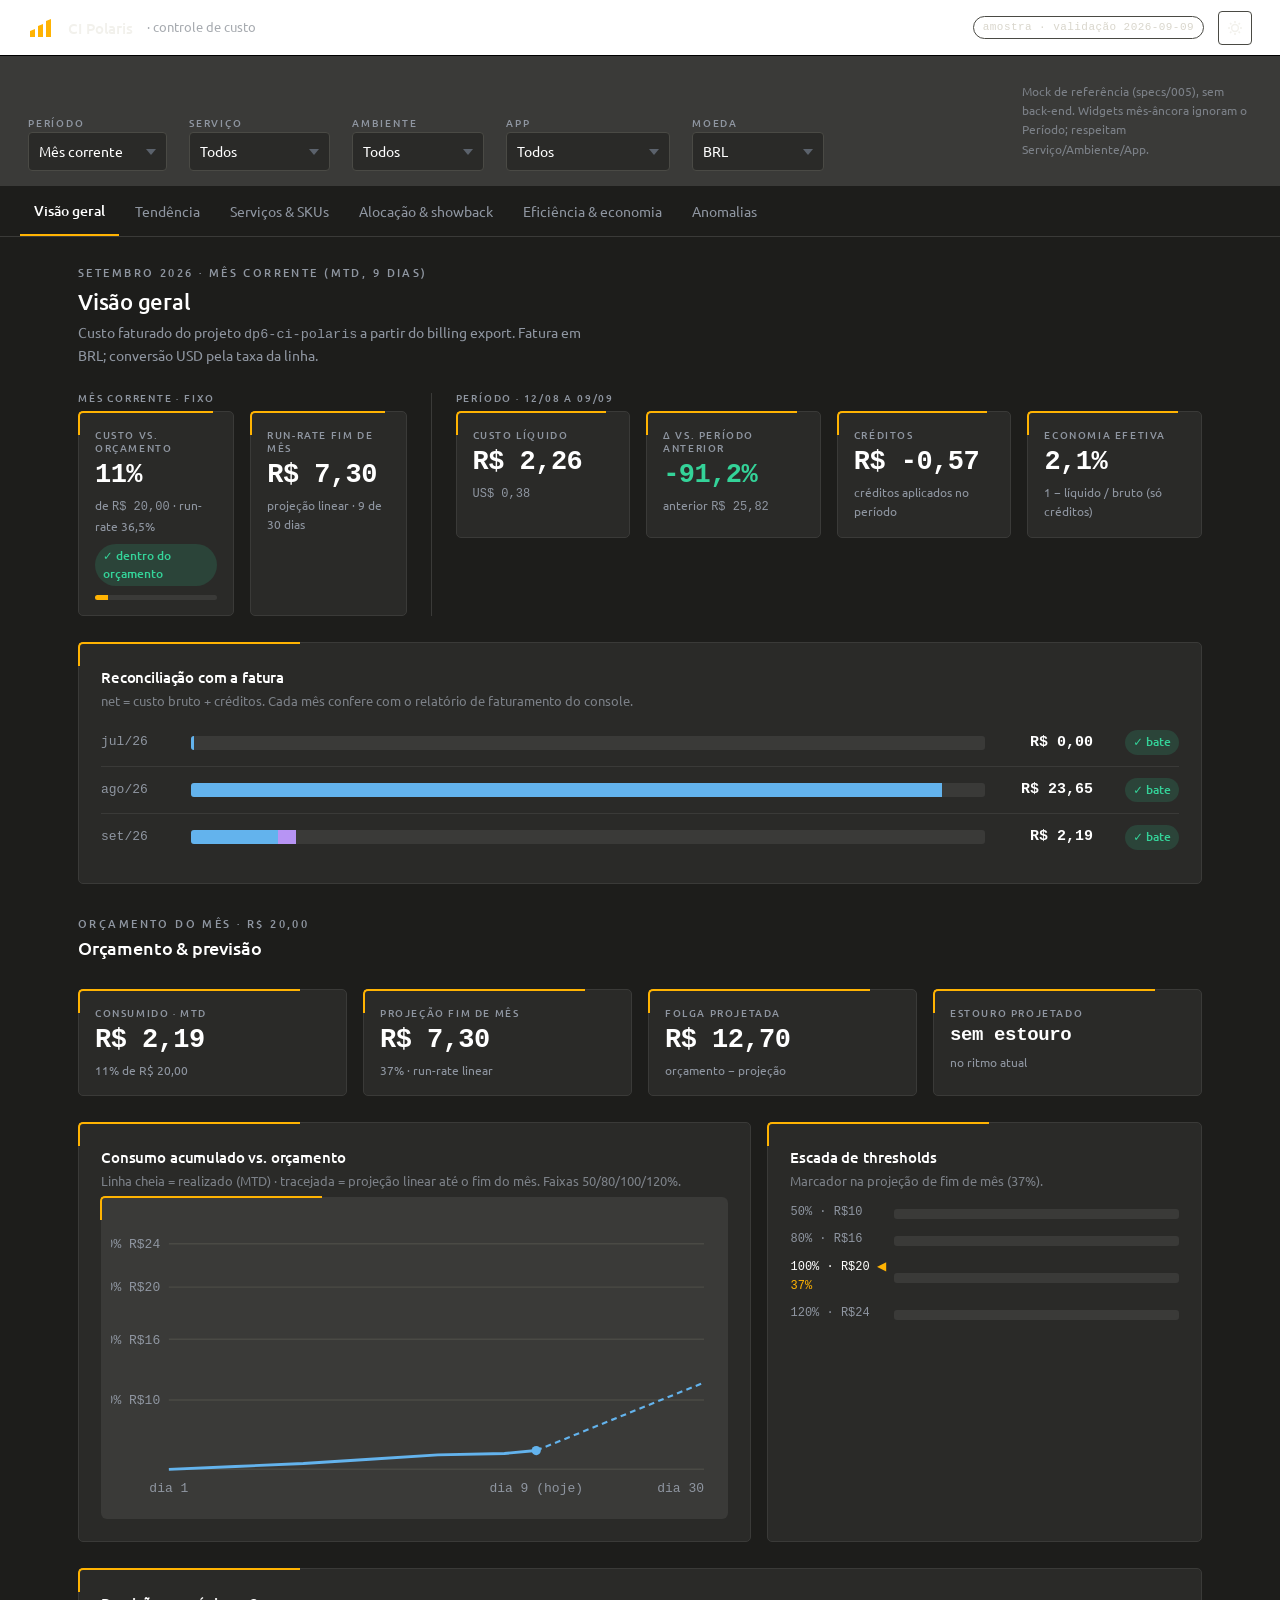
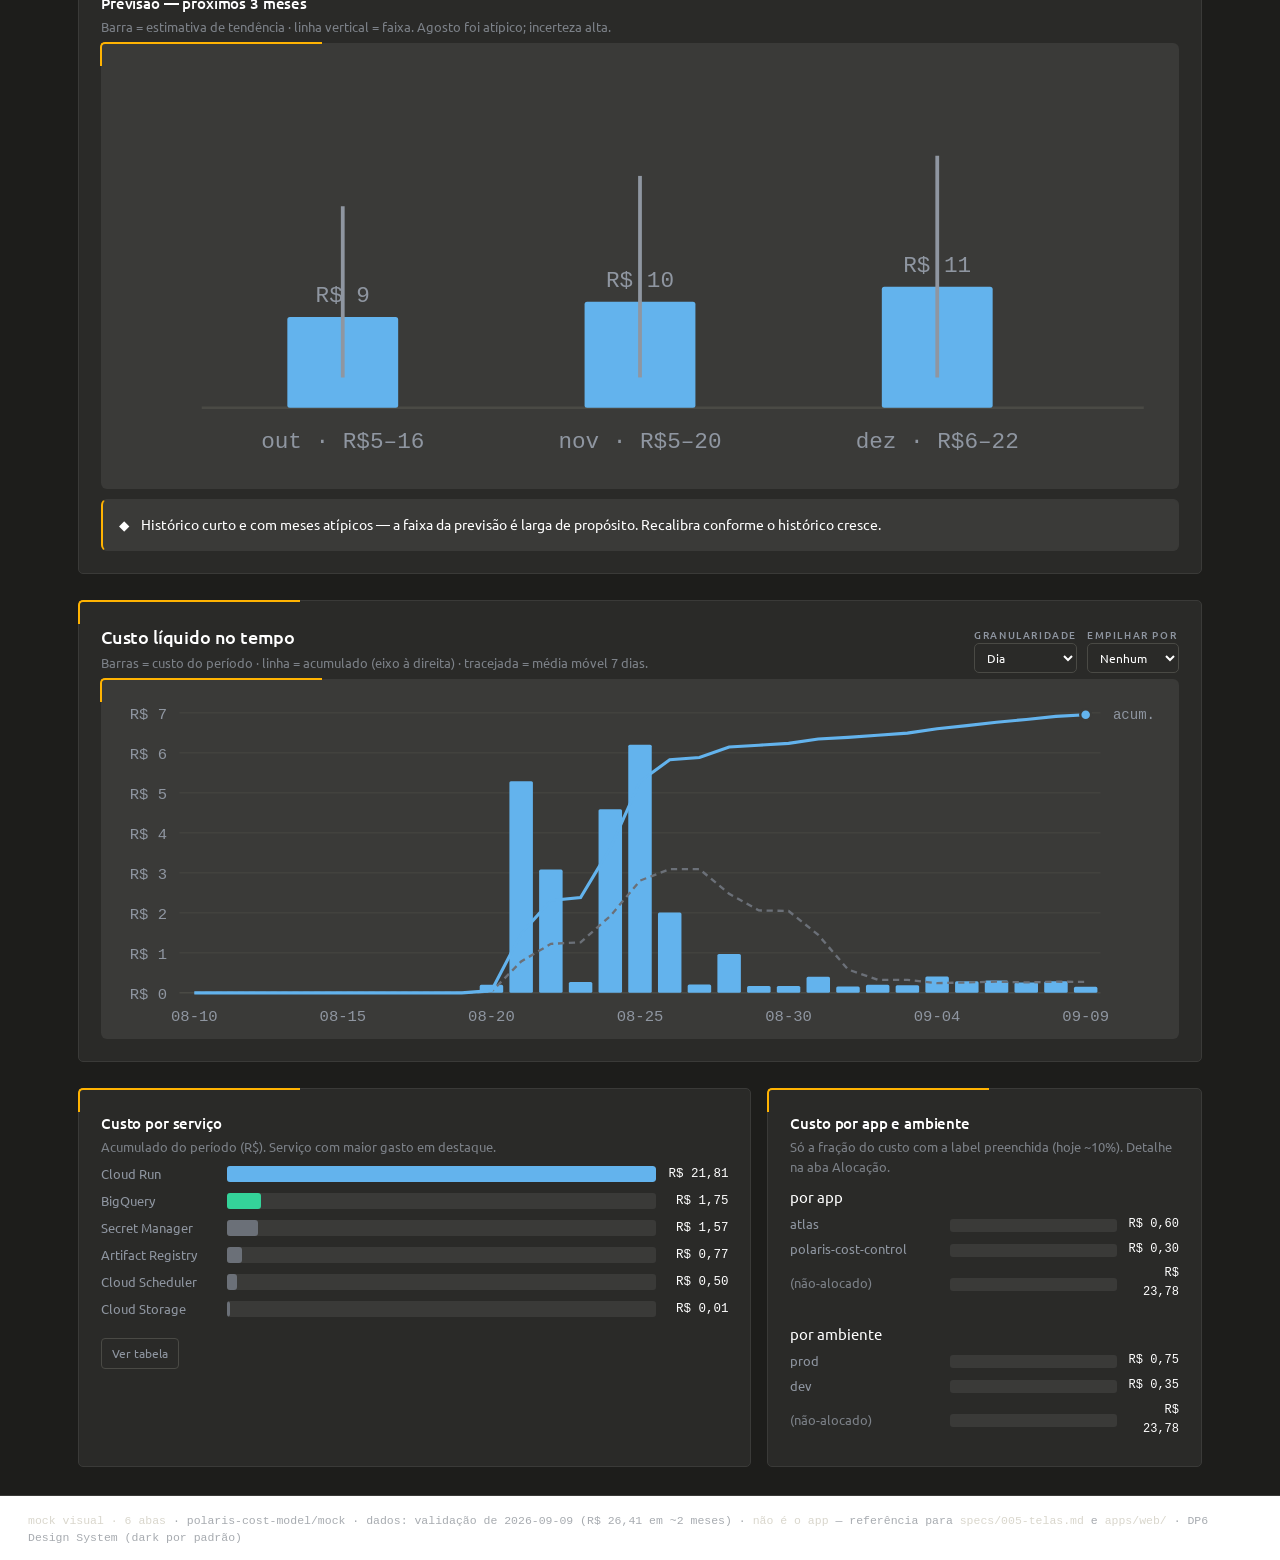
<file: mock/index.html>
<!doctype html>
<html lang="pt-BR">
<head>
<meta charset="utf-8">
<meta name="viewport" content="width=device-width, initial-scale=1">
<title>Custo CI Polaris</title>
<link rel="preconnect" href="https://fonts.googleapis.com">
<link rel="preconnect" href="https://fonts.gstatic.com" crossorigin>
<link rel="stylesheet" href="https://fonts.googleapis.com/css2?family=Ubuntu:wght@300;400;500;700&family=Ubuntu+Mono:wght@400;700&display=swap">
<style>
/* ============ DP6 Design System — tokens (espelho de apps/web/src/index.css / atlas) ============
   Dark é o padrão. :root = claro; [data-theme="dark"] = escuro (o mock usa atributo; o app usa
   classe .dark). Sem @media prefers-color-scheme — tema sempre explícito. ============ */
:root{
  --bg:#fafaf8; --surface:#f0efec; --well:#e9e9e6;
  --ink:#1d1d1b; --ink-dim:#555b62; --ink-mute:#7c8188;
  --hair:#dedcda; --hair-strong:#cfccc7;
  --accent:#ffb302; --accent-press:#c98a00; --accent-2:#ffca45;
  --c-net:#1a365d; --c-alt:#059669; --c-other:#8a8f96;
  --c-alert:#c1291f; --c-credit:#6b46c1;
  --ok:#0b7a43; --warn:#8a5700; --bad:#c1291f;
  --focus:rgba(255,179,2,.45);
  --shadow-md:0 1px 2px rgb(0 0 0/.06),0 2px 8px rgb(0 0 0/.08);
  --radius:5px;
}
:root[data-theme="dark"]{
  --bg:#1d1d1b; --surface:#2a2a28; --well:#3a3a38;
  --ink:#ffffff; --ink-dim:#8f96a1; --ink-mute:#7c8188;
  --hair:#3a3a38; --hair-strong:#4a4a45;
  --accent:#ffb302; --accent-press:#ffca4d; --accent-2:#ffca45;
  --c-net:#63b3ed; --c-alt:#34d399; --c-other:#6b7078;
  --c-alert:#f87171; --c-credit:#b794f4;
  --ok:#34d399; --warn:#ffb302; --bad:#f87171;
  --focus:rgba(255,179,2,.5);
  --shadow-md:0 4px 12px rgb(0 0 0/.4);
}

*{box-sizing:border-box}
html{-webkit-text-size-adjust:100%}
body{
  margin:0; background:var(--bg); color:var(--ink);
  font:400 15px/1.6 Ubuntu,"Segoe UI",system-ui,-apple-system,sans-serif;
  -webkit-font-smoothing:antialiased;
}
h1,h2,h3{margin:0; font-weight:500; letter-spacing:-.01em; text-wrap:balance}
.mono{font-family:"Ubuntu Mono",ui-monospace,"SF Mono",Menlo,monospace; font-variant-numeric:tabular-nums}
.eyebrow{font:500 11px/1.4 Ubuntu,sans-serif; letter-spacing:.22em; text-transform:uppercase; color:var(--ink-dim)}
a{color:inherit}
button,select{font:inherit; color:inherit}
:focus-visible{outline:3px solid var(--focus); outline-offset:2px; border-radius:2px}
@media (prefers-reduced-motion:reduce){*{transition:none!important; animation:none!important}}

/* ============ chrome ============ */
.topbar{
  position:sticky; top:0; z-index:20; display:flex; align-items:center; gap:14px;
  height:56px; padding:0 28px; background:var(--ink); color:#f2f1ec;
  border-bottom:1px solid #000;
}
.brandmark{display:block}
.topbar .name{font-weight:500}
.topbar .sub{color:#a7abb0; font-size:13px}
.topbar .spacer{flex:1}
.pill{
  font:400 11px/1 "Ubuntu Mono",monospace; letter-spacing:.04em;
  padding:5px 9px; border:1px solid #4a4a44; border-radius:999px; color:#d9d6cc; white-space:nowrap;
}
.icon-btn{
  display:inline-flex; align-items:center; justify-content:center; width:34px; height:34px;
  background:transparent; border:1px solid #4a4a44; border-radius:4px; cursor:pointer; color:#f2f1ec;
}
.icon-btn:hover{border-color:var(--accent)}

.filters{
  display:flex; flex-wrap:wrap; align-items:end; gap:18px 22px;
  padding:14px 28px; background:var(--well); border-bottom:1px solid var(--hair);
}
.field{display:flex; flex-direction:column; gap:4px}
.field label{font:500 10px/1 Ubuntu,sans-serif; letter-spacing:.18em; text-transform:uppercase; color:var(--ink-dim)}
.field select{
  appearance:none; -webkit-appearance:none; padding:7px 30px 7px 10px; min-width:132px;
  background:var(--surface) url("data:image/svg+xml;utf8,<svg xmlns='http://www.w3.org/2000/svg' width='10' height='6'><path d='M0 0l5 6 5-6z' fill='%235b626c'/></svg>") no-repeat right 10px center;
  border:1px solid var(--hair-strong); border-radius:4px; font-size:14px;
}
.filters .note{margin-left:auto; align-self:center; font-size:12px; color:var(--ink-mute); max-width:230px}

.tabs{display:flex; gap:2px; padding:0 20px; border-bottom:1px solid var(--hair); background:var(--bg); overflow-x:auto}
.tab{
  padding:14px 14px 12px; background:none; border:0; border-bottom:2px solid transparent;
  color:var(--ink-dim); cursor:pointer; white-space:nowrap; font-size:14px;
}
.tab:hover{color:var(--ink)}
.tab[aria-selected="true"]{color:var(--ink); border-bottom-color:var(--accent); font-weight:500}

main{max-width:1180px; margin:0 auto; padding:28px}
.panel[hidden]{display:none}
.panel{display:flex; flex-direction:column; gap:26px}
.panel > header{display:flex; flex-direction:column; gap:3px}
.panel > header p{margin:0; color:var(--ink-dim); font-size:13.5px; max-width:64ch}

/* ============ cards & tiles ============ */
.card{
  position:relative;
  background:var(--surface); border:1px solid var(--hair); border-radius:var(--radius); padding:22px;
}
.card > h3{font-size:15px}
.card .cap{margin:2px 0 0; color:var(--ink-mute); font-size:12.5px}
.grid{display:grid; gap:16px}

/* Régua amarela em canto (L no topo-esquerda) — todo card/tile/gráfico */
.card::before,.tile::before,.chartwrap::before{
  content:""; position:absolute; top:-1px; left:-1px;
  width:86%; max-width:220px; height:22px;
  border-top:2px solid var(--accent); border-left:2px solid var(--accent);
  border-top-left-radius:var(--radius); pointer-events:none;
}

.scorecard{grid-template-columns:repeat(6,1fr)}
@media (max-width:1080px){.scorecard{grid-template-columns:repeat(3,1fr)}}
@media (max-width:620px){.scorecard{grid-template-columns:repeat(2,1fr)}}
.sc-split{display:grid; grid-template-columns:minmax(0,.9fr) minmax(0,1.9fr); gap:24px; align-items:start}
.sc-split > div:first-child{border-right:1px solid var(--hair); padding-right:24px}
.sc-split .sc-eyebrow{font:500 10px/1 Ubuntu,sans-serif; letter-spacing:.18em; text-transform:uppercase; color:var(--ink-dim); display:block; margin-bottom:8px}
@media (max-width:760px){.sc-split{grid-template-columns:1fr} .sc-split > div:first-child{border-right:0; padding-right:0}}
.tile{position:relative; background:var(--surface); border:1px solid var(--hair); border-radius:var(--radius); padding:16px 16px 15px; display:flex; flex-direction:column; gap:7px}
.tile .k{font:500 10px/1.3 Ubuntu,sans-serif; letter-spacing:.16em; text-transform:uppercase; color:var(--ink-dim)}
.tile .v{font-family:"Ubuntu Mono",monospace; font-weight:700; font-size:27px; letter-spacing:-.02em; line-height:1.05}
.tile .s{font-size:12px; color:var(--ink-dim)}
.tile .s .mono{font-size:12px}
.delta-down{color:var(--ok)} .delta-up{color:var(--bad)}
.chip{display:inline-flex; align-items:center; gap:5px; align-self:flex-start; padding:3px 8px; border-radius:999px; font-size:11.5px; font-weight:500}
.chip.ok{background:color-mix(in srgb,var(--ok) 15%,transparent); color:var(--ok)}
.chip.warn{background:color-mix(in srgb,var(--warn) 16%,transparent); color:var(--warn)}
.chip.bad{background:color-mix(in srgb,var(--bad) 15%,transparent); color:var(--bad)}
.bar-track{height:5px; border-radius:3px; background:var(--well); overflow:hidden; margin-top:2px}
.bar-fill{height:100%; background:var(--accent)}

.row-2{display:grid; grid-template-columns:1.55fr 1fr; gap:16px}
@media (max-width:860px){.row-2{grid-template-columns:1fr}}

/* legend + tables */
.legend{display:flex; flex-wrap:wrap; gap:14px; margin-top:12px; font-size:12.5px; color:var(--ink-dim)}
.legend span{display:inline-flex; align-items:center; gap:6px}
.swatch{width:11px; height:11px; border-radius:2px; flex:none}
.datatable{width:100%; border-collapse:collapse; font-size:13px; margin-top:4px}
.datatable th,.datatable td{text-align:right; padding:7px 10px; border-bottom:1px solid var(--hair)}
.datatable th:first-child,.datatable td:first-child{text-align:left}
.datatable thead th{font:500 10px/1.4 Ubuntu,sans-serif; letter-spacing:.1em; text-transform:uppercase; color:var(--ink-dim); border-bottom-color:var(--hair-strong)}
.datatable td.num{font-family:"Ubuntu Mono",monospace; font-variant-numeric:tabular-nums}
.datatable tr:last-child td{border-bottom:0}
.toggle-tbl{margin-top:12px; background:none; border:1px solid var(--hair-strong); border-radius:4px; padding:5px 10px; font-size:12px; cursor:pointer; color:var(--ink-dim)}
.toggle-tbl:hover{border-color:var(--accent); color:var(--ink)}

/* svg chart shell */
.chartwrap{position:relative; margin-top:6px; background:var(--well); border-radius:6px; padding:12px 10px 6px}
svg.chart{display:block; width:100%; height:auto; font-family:"Ubuntu Mono",monospace}
.chart text{fill:var(--ink-dim)}
.chart .tickline{stroke:var(--hair-strong); stroke-width:1}
.chart .axis{stroke:var(--hair-strong); stroke-width:1}
.tooltip{
  position:fixed; z-index:40; pointer-events:none; background:var(--ink); color:#f2f1ec;
  font:400 12px/1.4 "Ubuntu Mono",monospace; padding:7px 9px; border-radius:4px; box-shadow:var(--shadow-md);
  opacity:0; transition:opacity .12s;
}

.recon-row{display:grid; grid-template-columns:78px 1fr 96px 74px; align-items:center; gap:12px; padding:11px 0; border-bottom:1px solid var(--hair)}
.recon-row:last-child{border-bottom:0}
.recon-row .m{font-family:"Ubuntu Mono",monospace; color:var(--ink-dim); font-size:13px}
.recon-row .val{font-family:"Ubuntu Mono",monospace; font-weight:700; text-align:right}
.recon-bar{height:14px; background:var(--well); border-radius:3px; overflow:hidden; display:flex}
.recon-bar i{display:block; height:100%}

.callout{display:flex; gap:12px; padding:14px 16px; background:var(--well); border:1px solid var(--hair); border-left:2px solid var(--accent); border-radius:6px; font-size:13.5px}
.callout b{font-weight:500}

.placeholder{text-align:center; padding:40px 24px; border:1px dashed var(--hair-strong); border-radius:var(--radius); background:var(--well)}
.placeholder h3{font-size:20px; font-weight:300; letter-spacing:-.02em}
.placeholder p{margin:8px auto 0; max-width:52ch; color:var(--ink-dim); font-size:13.5px}

footer{border-top:1px solid var(--hair); background:var(--ink); color:#a7abb0; padding:16px 28px; font:400 11.5px/1.5 "Ubuntu Mono",monospace}
footer b{color:#d9d6cc; font-weight:400}
</style>
</head>
<body data-palette="#1a365d,#059669,#8a8f96">

<header class="topbar">
  <svg class="brandmark" width="26" height="18" viewBox="0 0 26 18" aria-hidden="true">
    <path d="M2 18 L2 12 L7 10 L7 18 Z" fill="#ffb302"/>
    <path d="M10 18 L10 7 L15 5 L15 18 Z" fill="#ffb302"/>
    <path d="M18 18 L18 2 L23 0 L23 18 Z" fill="#ffb302"/>
  </svg>
  <span class="name">CI Polaris</span>
  <span class="sub">· controle de custo</span>
  <span class="spacer"></span>
  <span class="pill">amostra · validação 2026-09-09</span>
  <button class="icon-btn" id="themeBtn" aria-label="Alternar tema" title="Alternar tema">
    <svg width="16" height="16" viewBox="0 0 16 16" fill="none" stroke="currentColor" stroke-width="1.5"><circle cx="8" cy="8" r="3.4"/><path d="M8 1v2M8 13v2M1 8h2M13 8h2M3 3l1.4 1.4M11.6 11.6L13 13M13 3l-1.4 1.4M4.4 11.6L3 13"/></svg>
  </button>
</header>

<div class="filters">
  <div class="field"><label for="f-period">Período</label>
    <select id="f-period"><option>Mês corrente</option><option>Últimos 30 dias</option><option>Últimos 90 dias</option><option>Este ano</option><option>Personalizado</option></select></div>
  <div class="field"><label for="f-svc">Serviço</label>
    <select id="f-svc"><option>Todos</option><option>Cloud Run</option><option>BigQuery</option><option>Secret Manager</option></select></div>
  <div class="field"><label for="f-env">Ambiente</label>
    <select id="f-env"><option>Todos</option><option>prod</option><option>dev</option></select></div>
  <div class="field"><label for="f-app">App</label>
    <select id="f-app"><option>Todos</option><option>atlas</option><option>polaris-cost-control</option></select></div>
  <div class="field"><label for="f-cur">Moeda</label>
    <select id="f-cur"><option>BRL</option><option>USD</option></select></div>
  <p class="note">Mock de referência (specs/005), sem back-end. Widgets mês-âncora ignoram o Período; respeitam Serviço/Ambiente/App.</p>
</div>

<nav class="tabs" role="tablist" aria-label="Seções">
  <button class="tab" role="tab" aria-selected="true"  aria-controls="p-visao"  id="t-visao">Visão geral</button>
  <button class="tab" role="tab" aria-selected="false" aria-controls="p-tend"   id="t-tend">Tendência</button>
  <button class="tab" role="tab" aria-selected="false" aria-controls="p-skus"   id="t-skus">Serviços &amp; SKUs</button>
  <button class="tab" role="tab" aria-selected="false" aria-controls="p-aloc"   id="t-aloc">Alocação &amp; showback</button>
  <button class="tab" role="tab" aria-selected="false" aria-controls="p-efic"   id="t-efic">Eficiência &amp; economia</button>
  <button class="tab" role="tab" aria-selected="false" aria-controls="p-anom"   id="t-anom">Anomalias</button>
</nav>

<main>

  <!-- ============ VISÃO GERAL ============ -->
  <section class="panel" id="p-visao" role="tabpanel" aria-labelledby="t-visao">
    <header>
      <span class="eyebrow">Setembro 2026 · mês corrente (MTD, 9 dias)</span>
      <h1 style="font-size:22px">Visão geral</h1>
      <p>Custo faturado do projeto <span class="mono">dp6-ci-polaris</span> a partir do billing export. Fatura em BRL; conversão USD pela taxa da linha.</p>
    </header>

    <!-- scorecard dividido: esquerda = não segue o Período; direita = segue -->
    <div class="sc-split" id="scorecard"></div>

    <div class="card">
      <h3>Reconciliação com a fatura</h3>
      <p class="cap">net = custo bruto + créditos. Cada mês confere com o relatório de faturamento do console.</p>
      <div id="recon" style="margin-top:8px"></div>
    </div>

    <!-- Orçamento do mês (ex-aba Orçamento, agora seção da Visão Geral — specs/005 §1) -->
    <div style="display:flex;flex-direction:column;gap:3px;margin-top:6px">
      <span class="eyebrow">Orçamento do mês · R$ 20,00</span>
      <h2 style="font-size:18px">Orçamento &amp; previsão</h2>
    </div>

    <div class="grid" style="grid-template-columns:repeat(auto-fit,minmax(180px,1fr))">
      <div class="tile"><span class="k">Consumido · MTD</span><span class="v">R$ 2,19</span><span class="s">11% de R$ 20,00</span></div>
      <div class="tile"><span class="k">Projeção fim de mês</span><span class="v">R$ 7,30</span><span class="s">37% · run-rate linear</span></div>
      <div class="tile"><span class="k">Folga projetada</span><span class="v">R$ 12,70</span><span class="s">orçamento − projeção</span></div>
      <div class="tile"><span class="k">Estouro projetado</span><span class="v" style="font-size:19px">sem estouro</span><span class="s">no ritmo atual</span></div>
    </div>

    <div class="row-2">
      <div class="card">
        <h3>Consumo acumulado vs. orçamento</h3>
        <p class="cap">Linha cheia = realizado (MTD) · tracejada = projeção linear até o fim do mês. Faixas 50/80/100/120%.</p>
        <div class="chartwrap">
          <svg class="chart" viewBox="0 0 420 210" role="img" aria-label="Consumo acumulado do mês versus orçamento">
            <line class="tickline" x1="40" y1="24"  x2="410" y2="24"/><text x="34" y="27" text-anchor="end" font-size="9">120% R$24</text>
            <line class="tickline" x1="40" y1="54"  x2="410" y2="54"/><text x="34" y="57" text-anchor="end" font-size="9">100% R$20</text>
            <line class="tickline" x1="40" y1="90"  x2="410" y2="90"/><text x="34" y="93" text-anchor="end" font-size="9">80% R$16</text>
            <line class="tickline" x1="40" y1="132" x2="410" y2="132"/><text x="34" y="135" text-anchor="end" font-size="9">50% R$10</text>
            <line class="axis" x1="40" y1="180" x2="410" y2="180"/>
            <path d="M40,180 L86,178 L133,176 L179,173 L226,170 L272,169 L294,167" fill="none" stroke="var(--c-net)" stroke-width="2"/>
            <path d="M294,167 L410,120" fill="none" stroke="var(--c-net)" stroke-width="1.5" stroke-dasharray="4 3"/>
            <circle cx="294" cy="167" r="3.2" fill="var(--c-net)"/>
            <text x="40"  y="196" text-anchor="middle" font-size="9">dia 1</text>
            <text x="294" y="196" text-anchor="middle" font-size="9">dia 9 (hoje)</text>
            <text x="410" y="196" text-anchor="end"    font-size="9">dia 30</text>
          </svg>
        </div>
      </div>
      <div class="card">
        <h3>Escada de thresholds</h3>
        <p class="cap">Marcador na projeção de fim de mês (37%).</p>
        <div style="display:flex;flex-direction:column;gap:8px;margin-top:12px">
          <div style="display:flex;align-items:center;gap:8px"><span class="mono" style="flex:0 0 96px;font-size:12px;color:var(--ink-dim)">50% · R$10</span><span class="bar-track" style="flex:1;height:10px"><span class="bar-fill" style="width:74%;background:var(--c-alt)"></span></span></div>
          <div style="display:flex;align-items:center;gap:8px"><span class="mono" style="flex:0 0 96px;font-size:12px;color:var(--ink-dim)">80% · R$16</span><span class="bar-track" style="flex:1;height:10px"><span class="bar-fill" style="width:46%;background:var(--c-alt)"></span></span></div>
          <div style="display:flex;align-items:center;gap:8px"><span class="mono" style="flex:0 0 96px;font-size:12px;color:var(--ink)">100% · R$20 <span style="color:var(--accent)">◀ 37%</span></span><span class="bar-track" style="flex:1;height:10px"><span class="bar-fill" style="width:37%;background:var(--accent)"></span></span></div>
          <div style="display:flex;align-items:center;gap:8px"><span class="mono" style="flex:0 0 96px;font-size:12px;color:var(--ink-dim)">120% · R$24</span><span class="bar-track" style="flex:1;height:10px"><span class="bar-fill" style="width:31%;background:var(--c-other)"></span></span></div>
        </div>
      </div>
    </div>

    <div class="card">
      <h3>Previsão — próximos 3 meses</h3>
      <p class="cap">Barra = estimativa de tendência · linha vertical = faixa. Agosto foi atípico; incerteza alta.</p>
      <div class="chartwrap">
        <svg class="chart" viewBox="0 0 420 170" role="img" aria-label="Previsão dos próximos três meses com faixa de incerteza">
          <line class="axis" x1="36" y1="140" x2="410" y2="140"/>
          <g font-size="9" text-anchor="middle">
            <rect x="70"  y="104" width="44" height="36" fill="var(--c-net)" rx="1"/><line x1="92"  y1="60"  x2="92"  y2="128" stroke="var(--ink-dim)" stroke-width="1.5"/><text x="92"  y="98">R$ 9</text><text x="92"  y="156">out · R$5–16</text>
            <rect x="188" y="98"  width="44" height="42" fill="var(--c-net)" rx="1"/><line x1="210" y1="48"  x2="210" y2="128" stroke="var(--ink-dim)" stroke-width="1.5"/><text x="210" y="92">R$ 10</text><text x="210" y="156">nov · R$5–20</text>
            <rect x="306" y="92"  width="44" height="48" fill="var(--c-net)" rx="1"/><line x1="328" y1="40"  x2="328" y2="128" stroke="var(--ink-dim)" stroke-width="1.5"/><text x="328" y="86">R$ 11</text><text x="328" y="156">dez · R$6–22</text>
          </g>
        </svg>
      </div>
      <div class="callout" style="margin-top:10px"><span aria-hidden="true">◆</span><span>Histórico curto e com meses atípicos — a faixa da previsão é larga de propósito. Recalibra conforme o histórico cresce.</span></div>
    </div>

    <!-- ---- widgets que seguem o Período ---- -->
    <div class="card">
      <div style="display:flex;justify-content:space-between;align-items:flex-end;gap:12px;flex-wrap:wrap">
        <div><h3>Custo líquido no tempo</h3>
          <p class="cap">Barras = custo do período · linha = acumulado (eixo à direita) · tracejada = média móvel 7 dias.</p></div>
        <div style="display:flex;gap:10px">
          <label style="display:flex;flex-direction:column;gap:3px"><span style="font:500 10px/1 Ubuntu;letter-spacing:.16em;text-transform:uppercase;color:var(--ink-dim)">Granularidade</span>
            <select style="padding:5px 8px;font-size:12px;background:var(--surface);border:1px solid var(--hair-strong);border-radius:var(--radius)"><option>Dia</option><option>Mês</option></select></label>
          <label style="display:flex;flex-direction:column;gap:3px"><span style="font:500 10px/1 Ubuntu;letter-spacing:.16em;text-transform:uppercase;color:var(--ink-dim)">Empilhar por</span>
            <select style="padding:5px 8px;font-size:12px;background:var(--surface);border:1px solid var(--hair-strong);border-radius:var(--radius)"><option>Nenhum</option><option>Serviço</option><option>Ambiente</option><option>App</option></select></label>
        </div>
      </div>
      <div class="chartwrap"><div id="c-daily"></div></div>
    </div>

    <div class="row-2">
      <div class="card">
        <h3>Custo por serviço</h3>
        <p class="cap">Acumulado do período (R$). Serviço com maior gasto em destaque.</p>
        <div id="c-services"></div>
        <button class="toggle-tbl" data-target="tbl-services" aria-expanded="false">Ver tabela</button>
        <div id="tbl-services" hidden></div>
      </div>
      <div class="card">
        <h3>Custo por app e ambiente</h3>
        <p class="cap">Só a fração do custo com a label preenchida (hoje ~10%). Detalhe na aba Alocação.</p>
        <div style="display:flex;flex-direction:column;gap:14px;margin-top:8px">
          <div><span class="sc-eyebrow">por app</span>
            <div style="display:flex;align-items:center;gap:10px;margin:5px 0"><span style="flex:0 0 150px;font-size:12.5px;color:var(--ink-dim)">atlas</span><span class="bar-track" style="flex:1;height:13px"><span class="bar-fill" style="width:8%;background:var(--c-net)"></span></span><span class="mono" style="flex:0 0 52px;text-align:right;font-size:12px">R$ 0,60</span></div>
            <div style="display:flex;align-items:center;gap:10px;margin:5px 0"><span style="flex:0 0 150px;font-size:12.5px;color:var(--ink-dim)">polaris-cost-control</span><span class="bar-track" style="flex:1;height:13px"><span class="bar-fill" style="width:4%;background:var(--c-other)"></span></span><span class="mono" style="flex:0 0 52px;text-align:right;font-size:12px">R$ 0,30</span></div>
            <div style="display:flex;align-items:center;gap:10px;margin:5px 0"><span style="flex:0 0 150px;font-size:12.5px;color:var(--ink-mute)">(não-alocado)</span><span class="bar-track" style="flex:1;height:13px"><span class="bar-fill" style="width:100%;background:var(--c-other)"></span></span><span class="mono" style="flex:0 0 52px;text-align:right;font-size:12px">R$ 23,78</span></div>
          </div>
          <div><span class="sc-eyebrow">por ambiente</span>
            <div style="display:flex;align-items:center;gap:10px;margin:5px 0"><span style="flex:0 0 150px;font-size:12.5px;color:var(--ink-dim)">prod</span><span class="bar-track" style="flex:1;height:13px"><span class="bar-fill" style="width:10%;background:var(--c-net)"></span></span><span class="mono" style="flex:0 0 52px;text-align:right;font-size:12px">R$ 0,75</span></div>
            <div style="display:flex;align-items:center;gap:10px;margin:5px 0"><span style="flex:0 0 150px;font-size:12.5px;color:var(--ink-dim)">dev</span><span class="bar-track" style="flex:1;height:13px"><span class="bar-fill" style="width:5%;background:var(--c-alt)"></span></span><span class="mono" style="flex:0 0 52px;text-align:right;font-size:12px">R$ 0,35</span></div>
            <div style="display:flex;align-items:center;gap:10px;margin:5px 0"><span style="flex:0 0 150px;font-size:12.5px;color:var(--ink-mute)">(não-alocado)</span><span class="bar-track" style="flex:1;height:13px"><span class="bar-fill" style="width:100%;background:var(--c-other)"></span></span><span class="mono" style="flex:0 0 52px;text-align:right;font-size:12px">R$ 23,78</span></div>
          </div>
        </div>
      </div>
    </div>
  </section>

  <!-- ============ TENDÊNCIA ============ -->
  <section class="panel" id="p-tend" role="tabpanel" aria-labelledby="t-tend" hidden>
    <header>
      <span class="eyebrow">Evolução mês a mês</span>
      <h1 style="font-size:22px">Tendência</h1>
      <p>Três meses de histórico (jul/2026 é o primeiro mês, quase zero). Setembro é parcial — a barra fantasma mostra o run-rate projetado.</p>
    </header>

    <div class="card">
      <h3>Custo líquido mensal por serviço</h3>
      <p class="cap">Barras empilhadas. Só as duas séries validadas para daltonismo (azul/verde) + "Outros".</p>
      <div class="chartwrap"><div id="c-monthly"></div></div>
      <div class="legend" id="lg-monthly"></div>
    </div>

    <div class="row-2">
      <div class="card">
        <h3>Variação mês a mês</h3>
        <p class="cap">Δ sobre o mês anterior. No mês aberto: run-rate (fantasma) vs. realizado (MTD).</p>
        <div class="chartwrap"><div id="c-mom"></div></div>
      </div>
      <div class="card">
        <h3>Ritmo acumulado</h3>
        <p class="cap">Acúmulo dia a dia: mês corrente vs. mês anterior no mesmo ponto do mês.</p>
        <div class="chartwrap"><div id="c-pace"></div></div>
      </div>
    </div>
  </section>

  <!-- ============ SERVIÇOS & SKUs ============ -->
  <section class="panel" id="p-skus" role="tabpanel" aria-labelledby="t-skus" hidden>
    <header>
      <span class="eyebrow">Detalhe por SKU</span>
      <h1 style="font-size:22px">Serviços &amp; SKUs</h1>
      <p>Composição do custo por SKU e custo unitário. Chip de atenção em SKU visto pela primeira vez nos últimos 30 dias.</p>
    </header>

    <div class="callout"><span aria-hidden="true">◆</span><span><b>SKU novo (últimos 30 dias):</b> <span class="mono">Cloud Run · Requests</span> — primeira ocorrência 2026-08-28. Sem histórico para comparar.</span></div>

    <div class="card">
      <h3>Custo por serviço → SKU</h3>
      <p class="cap">Barras aninhadas: serviço → SKU. Expandível por serviço.</p>
      <div id="c-sku" style="margin-top:8px"></div>
    </div>

    <div class="card">
      <h3>Custo unitário por SKU</h3>
      <p class="cap">custo unitário = custo líquido ÷ uso (na unidade de preço). Amostra do período.</p>
      <div id="tbl-unit"></div>
    </div>
  </section>

  <!-- ============ ANOMALIAS ============ -->
  <section class="panel" id="p-anom" role="tabpanel" aria-labelledby="t-anom" hidden>
    <header>
      <span class="eyebrow">Dias fora do padrão</span>
      <h1 style="font-size:22px">Anomalias</h1>
      <p>Sinaliza quando o custo do dia passa de <span class="mono">z-score &gt; 3</span> <b>e</b> de <span class="mono">R$ 1,00/dia</span> — o piso absoluto evita ruído na escala de centavos.</p>
    </header>

    <div class="callout"><span aria-hidden="true">▲</span><span><b>Regra ativa:</b> <span class="mono">z-score &gt; 3</span> <b>e</b> <span class="mono">&gt; R$ 1,00/dia</span> · janela de média 28 dias.</span></div>

    <div class="card">
      <h3>Ocorrências</h3>
      <p class="cap">Sparkline = custo diário do serviço nos 30 dias ao redor; ponto vermelho = o dia sinalizado.</p>
      <div id="anom-list" style="margin-top:10px"></div>
    </div>
  </section>

  <!-- ============ ALOCAÇÃO & SHOWBACK ============ -->
  <section class="panel" id="p-aloc" role="tabpanel" aria-labelledby="t-aloc" hidden>
    <header>
      <span class="eyebrow">Rateio por app / ambiente</span>
      <h1 style="font-size:22px">Alocação &amp; showback</h1>
      <p>De quem é o custo? A tela mostra a <b>progressão</b> da cobertura de label e a prontidão para chargeback — o rateio final ainda não é confiável.</p>
    </header>

    <div class="callout"><span aria-hidden="true">▲</span><span><b>Cobertura de label 4–10% do custo.</b> O rateio abaixo cobre só a fração já rotulada — não use para chargeback ainda.</span></div>

    <div class="card">
      <h3>Cobertura de label · por custo</h3>
      <p class="cap">Fração do custo líquido total (<span class="mono">R$ 26,41</span>) com cada chave preenchida.</p>
      <div id="c-coverage" style="margin-top:10px"></div>
    </div>

    <div class="row-2">
      <div class="card">
        <h3>Progressão da cobertura (por semana)</h3>
        <p class="cap">A curva sobe conforme as labels são aplicadas aos recursos (rollout desde 26/08).</p>
        <div class="chartwrap">
          <svg class="chart" viewBox="0 0 380 170" role="img" aria-label="Progressão semanal da cobertura de label">
            <line class="tickline" x1="34" y1="30" x2="370" y2="30"/><text x="28" y="33" text-anchor="end" font-size="9">15%</text>
            <line class="axis" x1="34" y1="140" x2="370" y2="140"/><text x="28" y="143" text-anchor="end" font-size="9">0%</text>
            <path d="M34,140 L146,140 L258,116 L370,100" fill="none" stroke="var(--c-credit)" stroke-width="2"/>
            <path d="M34,140 L146,138 L258,128 L370,124" fill="none" stroke="var(--c-net)" stroke-width="2"/>
            <path d="M34,140 L146,138 L258,128 L370,123" fill="none" stroke="var(--c-alt)" stroke-width="1.5" stroke-dasharray="3 3"/>
            <text x="34"  y="156" text-anchor="middle" font-size="9">18/ago</text>
            <text x="370" y="156" text-anchor="end"    font-size="9">08/set</text>
          </svg>
          <div class="legend"><span><i class="swatch" style="background:var(--c-credit)"></i>managed-by</span><span><i class="swatch" style="background:var(--c-net)"></i>app</span><span><i class="swatch" style="background:var(--c-alt)"></i>environment</span></div>
        </div>
      </div>
      <div class="card" style="display:flex;flex-direction:column;gap:14px">
        <div class="tile flag" style="border:0;border-top:2px solid var(--accent);padding:0 0 4px">
          <span class="k">Custo não-alocado</span><span class="v">R$ 23,78</span><span class="s">90% do custo · sem app nem environment</span>
        </div>
        <div>
          <h3 style="font-size:14px">Prontidão de chargeback</h3>
          <p class="cap" style="margin-bottom:8px">10% — não pronto</p>
          <div style="display:flex;flex-direction:column;gap:6px;font-size:12.5px">
            <span><span style="color:var(--ok)">✓</span> labels padrão via <span class="mono">default_labels</span> (Terraform)</span>
            <span><span style="color:var(--bad)">✕</span> cobertura ≥ 95% do custo</span>
            <span><span style="color:var(--bad)">✕</span> dono definido por app</span>
            <span><span style="color:var(--warn)">~</span> recursos manuais (secrets) sem label</span>
          </div>
        </div>
      </div>
    </div>

    <div class="row-2">
      <div class="card">
        <h3>Custo alocado por app</h3>
        <p class="cap">Da fração com label <span class="mono">app</span> (R$ 1,07).</p>
        <div style="display:flex;flex-direction:column;gap:8px;margin-top:10px">
          <div style="display:flex;align-items:center;gap:10px"><span style="flex:0 0 150px;font-size:12.5px;color:var(--ink-dim)">atlas</span><span class="bar-track" style="flex:1;height:14px"><span class="bar-fill" style="width:100%;background:var(--c-net)"></span></span><span class="mono" style="flex:0 0 52px;text-align:right;font-size:12px">R$ 0,60</span></div>
          <div style="display:flex;align-items:center;gap:10px"><span style="flex:0 0 150px;font-size:12.5px;color:var(--ink-dim)">polaris-cost-control</span><span class="bar-track" style="flex:1;height:14px"><span class="bar-fill" style="width:50%;background:var(--c-other)"></span></span><span class="mono" style="flex:0 0 52px;text-align:right;font-size:12px">R$ 0,30</span></div>
          <div style="display:flex;align-items:center;gap:10px"><span style="flex:0 0 150px;font-size:12.5px;color:var(--ink-dim)">observability-hub</span><span class="bar-track" style="flex:1;height:14px"><span class="bar-fill" style="width:28%;background:var(--c-other)"></span></span><span class="mono" style="flex:0 0 52px;text-align:right;font-size:12px">R$ 0,17</span></div>
        </div>
        <p class="cap" style="margin-top:8px">Algumas labels de <span class="mono">app</span> ainda apontam para nomes antigos de recurso — a corrigir.</p>
      </div>
      <div class="card">
        <h3>Custo alocado por ambiente</h3>
        <p class="cap">Da fração com label <span class="mono">environment</span> (R$ 1,10).</p>
        <div style="display:flex;flex-direction:column;gap:8px;margin-top:10px">
          <div style="display:flex;align-items:center;gap:10px"><span style="flex:0 0 60px;font-size:12.5px;color:var(--ink-dim)">prod</span><span class="bar-track" style="flex:1;height:14px"><span class="bar-fill" style="width:100%;background:var(--c-net)"></span></span><span class="mono" style="flex:0 0 52px;text-align:right;font-size:12px">R$ 0,75</span></div>
          <div style="display:flex;align-items:center;gap:10px"><span style="flex:0 0 60px;font-size:12.5px;color:var(--ink-dim)">dev</span><span class="bar-track" style="flex:1;height:14px"><span class="bar-fill" style="width:47%;background:var(--c-alt)"></span></span><span class="mono" style="flex:0 0 52px;text-align:right;font-size:12px">R$ 0,35</span></div>
        </div>
        <p class="cap" style="margin-top:8px">dev e prod dividem o mesmo projeto GCP — só a label separa.</p>
      </div>
    </div>
  </section>

  <!-- ============ EFICIÊNCIA & ECONOMIA ============ -->
  <section class="panel" id="p-efic" role="tabpanel" aria-labelledby="t-efic" hidden>
    <header>
      <span class="eyebrow">Rate + workload optimization</span>
      <h1 style="font-size:22px">Eficiência &amp; economia</h1>
      <p>Estamos pagando o mínimo? A este volume o ganho é hábito e governança — as recomendações escalam com o projeto.</p>
    </header>

    <div class="grid" style="grid-template-columns:repeat(auto-fit,minmax(180px,1fr))">
      <div class="tile"><span class="k">Custo por deploy</span><span class="v">R$ 0,04</span><span class="s">~540 deploys/mês (CI) <span class="chip warn" style="margin-left:4px">config</span></span></div>
      <div class="tile"><span class="k">Custo por 1k requests</span><span class="v">R$ 0,0006</span><span class="s">Cloud Run · total ÷ requests</span></div>
      <div class="tile"><span class="k">Custo por GB de log</span><span class="v">R$ 0,00</span><span class="s">dentro do free tier (50 GiB)</span></div>
      <div class="tile"><span class="k">Custo médio por dia</span><span class="v">R$ 0,88</span><span class="s">média móvel 30 dias</span></div>
    </div>

    <div class="card">
      <h3>Do preço de tabela ao custo real</h3>
      <p class="cap">Acumulado. Cada degrau: preço de tabela → −desconto negociado → −créditos → líquido.</p>
      <div class="chartwrap">
        <svg class="chart" viewBox="0 0 440 160" role="img" aria-label="Ponte do preço de tabela ao custo líquido">
          <line class="axis" x1="20" y1="130" x2="430" y2="130"/>
          <g font-size="9" text-anchor="middle">
            <rect x="30"  y="30" width="70" height="100" fill="var(--c-net)" rx="1"/><text x="65"  y="24">R$ 26,41</text><text x="65"  y="146" fill="var(--ink-dim)">preço de tabela</text>
            <rect x="140" y="30" width="70" height="2"   fill="var(--c-alt)"/><text x="175" y="24">−R$ 0,00</text><text x="175" y="146" fill="var(--ink-dim)">desconto negociado</text>
            <rect x="250" y="30" width="70" height="6"   fill="var(--c-alt)"/><text x="285" y="24">−R$ 0,57</text><text x="285" y="146" fill="var(--ink-dim)">créditos</text>
            <rect x="360" y="36" width="70" height="94"  fill="var(--c-net)" rx="1"/><text x="395" y="30">R$ 25,84</text><text x="395" y="146" fill="var(--ink-dim)">custo líquido</text>
          </g>
        </svg>
      </div>
      <p class="cap" style="margin-top:6px">Taxa de economia efetiva = 1 − líquido / preço de tabela.</p>
    </div>

    <div class="row-2">
      <div class="card">
        <div class="tile" style="border:0;padding:0"><span class="k">Custo evitado (acumulado)</span><span class="v">R$ 0,00</span><span class="s">sem CUD / SUD / negociação nesta billing account</span></div>
      </div>
      <div class="card">
        <h3>Cobertura de compromissos</h3>
        <div style="display:flex;align-items:center;gap:16px;margin-top:8px">
          <svg viewBox="0 0 80 80" style="width:80px;height:80px" aria-hidden="true">
            <circle cx="40" cy="40" r="30" fill="none" stroke="var(--well)" stroke-width="9"/>
            <circle cx="40" cy="40" r="30" fill="none" stroke="var(--c-alt)" stroke-width="9" stroke-dasharray="188" stroke-dashoffset="188" transform="rotate(-90 40 40)"/>
          </svg>
          <div><span class="mono" style="font-weight:700;font-size:22px">0%</span><div style="font-size:12px;color:var(--ink-dim)">100% on-demand</div></div>
        </div>
        <div class="callout" style="margin-top:10px"><span aria-hidden="true">◆</span><span>CUD/SUD não compensa abaixo de ~R$ 30/mês de gasto estável; reavaliar quando o gasto sustentado subir.</span></div>
      </div>
    </div>

    <div class="row-2">
      <div class="card">
        <h3>Eficiência do Cloud Run</h3>
        <table class="datatable" style="margin-top:8px"><tbody>
          <tr><td>Custo por vCPU·s</td><td class="num">R$ 0,0000151</td></tr>
          <tr><td>Custo por GiB·s</td><td class="num">R$ 0,0000023</td></tr>
          <tr><td>Razão CPU : memória</td><td class="num">76 : 24</td></tr>
        </tbody></table>
      </div>
      <div class="card">
        <h3>Custo por request · por dia</h3>
        <p class="cap">Custo por 1k requests ao longo do tempo (regressão de eficiência aparece como subida).</p>
        <div class="chartwrap">
          <svg class="chart" viewBox="0 0 340 120" role="img" aria-label="Tendência do custo por mil requests">
            <line class="axis" x1="20" y1="96" x2="330" y2="96"/>
            <path d="M20,70 L70,66 L120,72 L170,68 L220,70 L270,67 L330,69" fill="none" stroke="var(--c-net)" stroke-width="2"/>
            <text x="20" y="112" font-size="9">30/ago</text><text x="330" y="112" text-anchor="end" font-size="9">08/set</text>
          </svg>
        </div>
      </div>
    </div>

    <div class="card">
      <div style="display:flex;align-items:baseline;justify-content:space-between;gap:12px">
        <h3>Recomendações</h3>
        <span class="tile" style="border:0;padding:0;text-align:right"><span class="k">Economia potencial</span><span class="v" style="font-size:18px">R$ 4–7</span><span class="s">/mês · 15–27% do run-rate</span></span>
      </div>
      <p class="cap">Lista curada, revisada periodicamente (não vem do billing export). <span class="chip warn">curado</span></p>
      <table class="datatable" style="margin-top:8px"><thead><tr><th>Ação</th><th>Evidência</th><th>Economia est./mês</th><th>Esforço</th></tr></thead><tbody>
        <tr><td>Escalar Cloud Run dev a zero fora do horário</td><td style="text-align:left;font-size:12px;color:var(--ink-dim)">backend-dev / frontend-dev com min-instances=1 24/7; tráfego só em horário comercial</td><td class="num">R$ 2–4</td><td>baixo</td></tr>
        <tr><td>CPU only-on-request em serviços de baixa carga</td><td style="text-align:left;font-size:12px;color:var(--ink-dim)">CPU always-allocated paga vCPU·s ocioso; R$ 16 de R$ 21,81 é CPU Allocation Time</td><td class="num">R$ 1–2</td><td>baixo</td></tr>
        <tr><td>Política de limpeza no Artifact Registry</td><td style="text-align:left;font-size:12px;color:var(--ink-dim)">imagens antigas sem tag de release; manter só as últimas 10 por repo</td><td class="num">R$ 0,30</td><td>baixo</td></tr>
        <tr><td>Retenção do log bucket _Default em dev</td><td style="text-align:left;font-size:12px;color:var(--ink-dim)">hoje R$ 0 (free tier), mas 30d de retenção; 7d em dev é preventivo</td><td class="num">preventivo</td><td>baixo</td></tr>
        <tr><td>Budget por label app / environment</td><td style="text-align:left;font-size:12px;color:var(--ink-dim)">dev e prod dividem o projeto sem orçamento separado; sem label obrigatória não dá pra alertar por app</td><td class="num">governança</td><td>médio</td></tr>
      </tbody></table>
    </div>
  </section>

</main>

<footer>
  <b>mock visual · 6 abas</b> · polaris-cost-model/mock · dados: validação de 2026-09-09 (R$ 26,41 em ~2 meses) ·
  <b>não é o app</b> — referência para <b>specs/005-telas.md</b> e <b>apps/web/</b> · DP6 Design System (dark por padrão)
</footer>

<div class="tooltip" id="tt"></div>

<script>
"use strict";
/* ================= dados (validação 2026-09-09) ================= */
const CUR = {rate:5.8703}; // taxa BRL/USD do mês corrente
const brl = v => "R$ " + v.toLocaleString("pt-BR",{minimumFractionDigits:2,maximumFractionDigits:2});
const usd = v => "US$ " + (v/CUR.rate).toLocaleString("pt-BR",{minimumFractionDigits:2,maximumFractionDigits:2});
const pct = v => (v>=0?"+":"") + v.toLocaleString("pt-BR",{minimumFractionDigits:1,maximumFractionDigits:1}) + "%";

// custo líquido diário (R$), 2026-08-10 .. 2026-09-09
const DAILY = [
  ["08-10",0],["08-11",0],["08-12",0],["08-13",0],["08-14",0],["08-15",0],["08-16",0],["08-17",0],["08-18",0],["08-19",0],
  ["08-20",0.20],["08-21",5.29],["08-22",3.08],["08-23",0.27],["08-24",4.59],["08-25",6.20],["08-26",2.01],["08-27",0.21],
  ["08-28",0.97],["08-29",0.17],["08-30",0.17],["08-31",0.40],
  ["09-01",0.16],["09-02",0.20],["09-03",0.19],["09-04",0.41],["09-05",0.29],["09-06",0.31],["09-07",0.26],["09-08",0.29],["09-09",0.15]
];
const SERVICES = [
  ["Cloud Run",21.81],["BigQuery",1.75],["Secret Manager",1.57],
  ["Artifact Registry",0.77],["Cloud Scheduler",0.50],["Cloud Storage",0.01]
];
const MONTHS = [ // mês, cloud run, bigquery, outros, gross, credits, net
  {m:"jul/26", cr:0,      bq:0,    ot:0,    gross:0,     cred:0,     net:0},
  {m:"ago/26", cr:20.28,  bq:1.44, ot:1.93, gross:23.65, cred:0,     net:23.65},
  {m:"set/26", cr:0.86,   bq:0.02, ot:1.31, gross:2.75,  cred:-0.57, net:2.19}
];
const PACE = { // acúmulo por dia-do-mês
  ago:[0,0.20,5.49,8.57,8.84,13.43,19.63,21.64,21.85,22.82,22.99,23.16,23.65],
  set:[0,0.16,0.36,0.55,0.96,1.25,1.56,1.82,2.11,2.19]
};
const SKU = [ // Cloud Run, período
  ["CPU Allocation Time","vCPU·s",  "1.06M", 0.62],
  ["Memory Allocation Time","GiB·s","2.13M", 0.19],
  ["Requests","1k req",             "48.2",  0.03],
  ["Egress (América do Sul)","GiB", "0.14",  0.02]
];
const UNIT = [ // sku, uso, unidade, custo unit, custo
  ["Cloud Run · CPU Allocation Time","1.06M","vCPU·s","R$ 0,00000058","R$ 0,62"],
  ["Cloud Run · Memory Allocation Time","2.13M","GiB·s","R$ 0,00000009","R$ 0,19"],
  ["BigQuery · Analysis","0.20","TiB","R$ 8,75","R$ 1,75"],
  ["Secret Manager · Access operations","3.1M","10k ops","R$ 0,0051","R$ 1,57"],
  ["Artifact Registry · Storage","0.11","GiB·mês","R$ 7,00","R$ 0,77"]
];
const ANOM = [
  {date:"2026-08-25", svc:"Cloud Run", val:5.68, avg:0.46, z:4.1,
   spark:[0.20,5.15,2.80,0.18,4.18,5.68,1.67,0.06,0.41,0.01,0.01,0.15,0.08,0.06,0.23,0.10,0.09,0.10,0.03,0.04,0.04,0.09,0.09,0.10,0.04,0.04,0.04,0.04,0.04,0.04], hi:5},
  {date:"2026-08-21", svc:"Cloud Run", val:5.15, avg:0.42, z:3.7,
   spark:[0,0,0,0,0,0,0,0,0,0,0.20,5.15,2.80,0.18,4.18,5.68,1.67,0.06,0.41,0.01,0.01,0.15,0.08,0.06,0.23,0.10,0.09,0.10,0.03,0.04], hi:11}
];
const COVERAGE = [["managed-by",0.10],["app",0.04],["environment",0.04]];

const SVGNS="http://www.w3.org/2000/svg";
const css = n => getComputedStyle(document.documentElement).getPropertyValue(n).trim();
function el(tag,attrs,parent){const e=document.createElementNS(SVGNS,tag);for(const k in attrs)e.setAttribute(k,attrs[k]);if(parent)parent.appendChild(e);return e;}

/* ================= tooltip ================= */
const tt=document.getElementById("tt");
function showTT(html,x,y){tt.innerHTML=html;tt.style.opacity="1";tt.style.left=(x+14)+"px";tt.style.top=(y+14)+"px";}
function hideTT(){tt.style.opacity="0";}

/* ================= scorecard ================= */
function scorecard(){
  const netWin=2.26, prevWin=25.82, runRate=2.19/9*30, credits=-0.57, budget=20, netMtd=2.19;
  const usedPct=netMtd/budget*100, rrPct=runRate/budget*100;
  const fixo=[
    {k:"Custo vs. orçamento", v:`<span class="mono">${usedPct.toLocaleString("pt-BR",{maximumFractionDigits:1})}%</span>`, s:`de <span class="mono">${brl(budget)}</span> · run-rate ${rrPct.toLocaleString("pt-BR",{maximumFractionDigits:1})}%`,
     extra:`<span class="chip ${rrPct<=100?'ok':'warn'}">${rrPct<=100?'✓ dentro do orçamento':'▲ acima no ritmo atual'}</span><div class="bar-track"><div class="bar-fill" style="width:${Math.max(usedPct,1.5)}%"></div></div>`},
    {k:"Run-rate fim de mês", v:brl(runRate), s:`projeção linear · 9 de 30 dias`}
  ];
  const periodo=[
    {k:"Custo líquido", v:brl(netWin), s:`<span class="mono">${usd(netWin)}</span>`},
    {k:"Δ vs. período anterior", v:`<span class="mono">${pct(netWin/prevWin*100-100)}</span>`, s:`anterior <span class="mono">${brl(prevWin)}</span>`, cls:"delta-down"},
    {k:"Créditos", v:brl(credits), s:`créditos aplicados no período`},
    {k:"Economia efetiva", v:`<span class="mono">2,1%</span>`, s:`1 − líquido / bruto (só créditos)`}
  ];
  const tile=c=>`<div class="tile"><span class="k">${c.k}</span><span class="v ${c.cls||''}">${c.v}</span><span class="s">${c.s}</span>${c.extra||''}</div>`;
  document.getElementById("scorecard").innerHTML=`
    <div><span class="sc-eyebrow">Mês corrente · fixo</span>
      <div class="grid" style="grid-template-columns:repeat(2,1fr)">${fixo.map(tile).join("")}</div></div>
    <div><span class="sc-eyebrow">Período · 12/08 a 09/09</span>
      <div class="grid" style="grid-template-columns:repeat(4,1fr)">${periodo.map(tile).join("")}</div></div>`;
}

/* ================= temporal: barras diárias + linha acumulativa + média 7d ================= */
function dailyChart(){
  const host=document.getElementById("c-daily");
  const W=680,H=220,P={t:14,r:44,b:26,l:44};
  const data=DAILY.map(d=>d[1]);
  const max=Math.ceil(Math.max(...data));
  let acc=0; const cum=data.map(v=>acc+=v); const cumMax=Math.ceil(cum[cum.length-1]);
  const ma=data.map((_,i)=>{const s=data.slice(Math.max(0,i-6),i+1);return s.reduce((a,b)=>a+b,0)/s.length;});
  const iw=(W-P.l-P.r)/data.length;
  const x=i=>P.l+i*iw+iw/2;
  const y=v=>H-P.b-(v/max)*(H-P.t-P.b);
  const yc=v=>H-P.b-(v/cumMax)*(H-P.t-P.b);
  const svg=el("svg",{class:"chart",viewBox:`0 0 ${W} ${H}`,role:"img","aria-label":"Custo por dia em barras com linha de acumulado"},host);
  for(let t=0;t<=max;t+=1){const yy=y(t);el("line",{class:"tickline",x1:P.l,x2:W-P.r,y1:yy,y2:yy,opacity:t?.5:1},svg);
    const tx=el("text",{x:P.l-8,y:yy+4,"text-anchor":"end","font-size":"10"},svg);tx.textContent="R$ "+t;}
  el("text",{x:W-P.r+8,y:P.t+4,"font-size":"9",fill:css("--ink-dim")},svg).textContent="acum.";
  DAILY.forEach((d,i)=>{if(i%5)return;const tx=el("text",{x:x(i),y:H-8,"text-anchor":"middle","font-size":"10"},svg);tx.textContent=d[0];});
  // barras
  data.forEach((v,i)=>{if(v<=0)return;const h=y(0)-y(v);el("rect",{x:P.l+i*iw+2,y:y(v),width:Math.max(iw-4,1),height:Math.max(h,0),fill:css("--c-net"),rx:"1"},svg);});
  // média móvel
  let dMa="";ma.forEach((v,i)=>dMa+=(i?" L":"M")+x(i)+","+y(v));
  el("path",{d:dMa,fill:"none",stroke:css("--c-other"),"stroke-width":"1.5","stroke-dasharray":"4 3"},svg);
  // acumulado (eixo direito)
  let dCum="";cum.forEach((v,i)=>dCum+=(i?" L":"M")+x(i)+","+yc(v));
  el("path",{d:dCum,fill:"none",stroke:css("--c-net"),"stroke-width":"2"},svg);
  el("circle",{cx:x(cum.length-1),cy:yc(cum[cum.length-1]),r:"3.5",fill:css("--c-net"),stroke:css("--well"),"stroke-width":"1.5"},svg);
}

/* ================= barras horizontais: serviços ================= */
function servicesChart(){
  const host=document.getElementById("c-services");
  const max=SERVICES[0][1];
  host.innerHTML=SERVICES.map(([n,v],i)=>{
    const w=Math.max(v/max*100,0.6);
    const col=i===0?css("--c-net"):(i===1?css("--c-alt"):css("--c-other"));
    return `<div style="display:flex;align-items:center;gap:10px;margin:7px 0" data-svc="${n}" data-v="${v}">
      <span style="flex:0 0 116px;font-size:12.5px;color:var(--ink-dim)">${n}</span>
      <span style="flex:1;height:16px;background:var(--well);border-radius:3px;overflow:hidden">
        <span style="display:block;height:100%;width:${w}%;background:${col};border-radius:0 3px 3px 0"></span></span>
      <span class="mono" style="flex:0 0 62px;text-align:right;font-size:12.5px">${brl(v)}</span>
    </div>`;
  }).join("");
  host.querySelectorAll("[data-svc]").forEach(r=>{
    r.addEventListener("pointerenter",ev=>showTT(`<b>${r.dataset.svc}</b><br>${brl(+r.dataset.v)} · ${(r.dataset.v/26.41*100).toFixed(1)}%`,ev.clientX,ev.clientY));
    r.addEventListener("pointermove",ev=>showTT(`<b>${r.dataset.svc}</b><br>${brl(+r.dataset.v)} · ${(r.dataset.v/26.41*100).toFixed(1)}%`,ev.clientX,ev.clientY));
    r.addEventListener("pointerleave",hideTT);
  });
  document.getElementById("tbl-services").innerHTML=`<table class="datatable"><thead><tr><th>Serviço</th><th>Custo</th><th>% do total</th></tr></thead><tbody>${
    SERVICES.map(([n,v])=>`<tr><td>${n}</td><td class="num">${brl(v)}</td><td class="num">${(v/26.41*100).toFixed(1)}%</td></tr>`).join("")
  }</tbody></table>`;
}

/* ================= reconciliação ================= */
function recon(){
  const host=document.getElementById("recon");
  const max=25;
  host.innerHTML=MONTHS.map(m=>{
    const g=Math.max(m.gross/max*100,0.4), c=Math.abs(m.cred)/max*100;
    return `<div class="recon-row">
      <span class="m">${m.m}</span>
      <span class="recon-bar" title="bruto ${brl(m.gross)} · créditos ${brl(m.cred)}">
        <i style="width:${g}%;background:${css('--c-net')}"></i>
        <i style="width:${c}%;background:${css('--c-credit')}"></i>
      </span>
      <span class="val">${brl(m.net)}</span>
      <span class="chip ok" style="justify-self:end">✓ bate</span>
    </div>`;
  }).join("");
}

/* ================= tendência: empilhado mensal ================= */
function monthlyChart(){
  const host=document.getElementById("c-monthly");
  const W=680,H=220,P={t:14,r:14,b:28,l:44};
  const max=25;
  const bw=64, gap=(W-P.l-P.r-bw*3)/3;
  const y=v=>H-P.b-(v/max)*(H-P.t-P.b);
  const svg=el("svg",{class:"chart",viewBox:`0 0 ${W} ${H}`,role:"img","aria-label":"Custo líquido mensal empilhado por serviço"},host);
  for(let t=0;t<=25;t+=5){const yy=y(t);el("line",{class:"tickline",x1:P.l,x2:W-P.r,y1:yy,y2:yy,opacity:t?.5:1},svg);
    const tx=el("text",{x:P.l-8,y:yy+4,"text-anchor":"end","font-size":"10"},svg);tx.textContent="R$ "+t;}
  MONTHS.forEach((m,i)=>{
    const bx=P.l+gap/2+i*(bw+gap);
    const segs=[["cr",css("--c-net")],["bq",css("--c-alt")],["ot",css("--c-other")]];
    let acc=0;
    segs.forEach(([key,col])=>{
      const v=m[key]; if(v<=0){return;}
      const y0=y(acc), y1=y(acc+v);
      el("rect",{x:bx,y:y1,width:bw,height:Math.max(y0-y1-2,0),fill:col,rx:"1"},svg);
      acc+=v;
    });
    const tx=el("text",{x:bx+bw/2,y:H-10,"text-anchor":"middle","font-size":"10.5"},svg);tx.textContent=m.m;
    if(m.net>0){const vt=el("text",{x:bx+bw/2,y:y(m.net)-6,"text-anchor":"middle","font-size":"11",style:"fill:"+css("--ink")},svg);vt.textContent=brl(m.net);}
  });
  document.getElementById("lg-monthly").innerHTML=[
    ["Cloud Run",css("--c-net")],["BigQuery",css("--c-alt")],["Outros",css("--c-other")]
  ].map(([n,c])=>`<span><i class="swatch" style="background:${c}"></i>${n}</span>`).join("");
}

/* ================= tendência: Δ MoM ================= */
function momChart(){
  const host=document.getElementById("c-mom");
  const W=340,H=200,P={t:16,r:14,b:28,l:40};
  const bars=[{m:"ago/26",v:23.65,ghost:null},{m:"set/26",v:2.19,ghost:7.30}];
  const max=25;
  const y=v=>H-P.b-(v/max)*(H-P.t-P.b);
  const bw=54, gap=(W-P.l-P.r-bw*2)/2;
  const svg=el("svg",{class:"chart",viewBox:`0 0 ${W} ${H}`,role:"img","aria-label":"Variação mês a mês do custo líquido"},host);
  for(let t=0;t<=25;t+=5){const yy=y(t);el("line",{class:"tickline",x1:P.l,x2:W-P.r,y1:yy,y2:yy,opacity:t?.5:1},svg);
    const tx=el("text",{x:P.l-8,y:yy+4,"text-anchor":"end","font-size":"10"},svg);tx.textContent=t;}
  bars.forEach((b,i)=>{
    const bx=P.l+gap/2+i*(bw+gap);
    if(b.ghost){el("rect",{x:bx,y:y(b.ghost),width:bw,height:y(0)-y(b.ghost),fill:"none",stroke:css("--c-net"),"stroke-width":"1.5","stroke-dasharray":"3 3",rx:"1"},svg);
      const gt=el("text",{x:bx+bw/2,y:y(b.ghost)-6,"text-anchor":"middle","font-size":"10",fill:css("--ink-dim")},svg);gt.textContent="run-rate "+brl(b.ghost);}
    el("rect",{x:bx,y:y(b.v),width:bw,height:y(0)-y(b.v),fill:css("--c-net"),rx:"1"},svg);
    const tx=el("text",{x:bx+bw/2,y:H-10,"text-anchor":"middle","font-size":"10.5"},svg);tx.textContent=b.m;
    const vt=el("text",{x:bx+bw/2,y:y(b.v)+(b.v>5?14:-6),"text-anchor":"middle","font-size":"10.5",style:"fill:"+(b.v>5?"#fff":css("--ink"))},svg);vt.textContent=brl(b.v);
  });
  const dt=el("text",{x:W-P.r,y:P.t+2,"text-anchor":"end","font-size":"11",style:"fill:"+css("--ok")},svg);
  dt.textContent="Δ −90,7% (realizado MTD)";
}

/* ================= tendência: pace acumulado ================= */
function paceChart(){
  const host=document.getElementById("c-pace");
  const W=340,H=200,P={t:14,r:14,b:26,l:40};
  const max=25, days=13;
  const x=i=>P.l+i*(W-P.l-P.r)/(days-1);
  const y=v=>H-P.b-(v/max)*(H-P.t-P.b);
  const svg=el("svg",{class:"chart",viewBox:`0 0 ${W} ${H}`,role:"img","aria-label":"Acúmulo diário: setembro versus agosto"},host);
  for(let t=0;t<=25;t+=5){const yy=y(t);el("line",{class:"tickline",x1:P.l,x2:W-P.r,y1:yy,y2:yy,opacity:t?.5:1},svg);
    const tx=el("text",{x:P.l-8,y:yy+4,"text-anchor":"end","font-size":"10"},svg);tx.textContent=t;}
  [4,8,12].forEach(i=>{const tx=el("text",{x:x(i),y:H-8,"text-anchor":"middle","font-size":"10"},svg);tx.textContent="dia "+(i+1);});
  const draw=(arr,col,dash)=>{let d="";arr.forEach((v,i)=>d+=(i?" L":"M")+x(i)+","+y(v));
    el("path",{d,fill:"none",stroke:col,"stroke-width":"2",...(dash?{"stroke-dasharray":"4 3"}:{})},svg);};
  draw(PACE.ago,css("--c-other"),true);
  draw(PACE.set,css("--c-net"),false);
  el("circle",{cx:x(PACE.set.length-1),cy:y(PACE.set.at(-1)),r:"3.5",fill:css("--c-net"),stroke:css("--well"),"stroke-width":"1.5"},svg);
  const l1=el("text",{x:x(12),y:y(PACE.ago[12])-6,"text-anchor":"end","font-size":"10"},svg);l1.textContent="ago";
  const l2=el("text",{x:x(9)+6,y:y(PACE.set.at(-1))-2,"font-size":"10",style:"fill:"+css("--c-net")},svg);l2.textContent="set (MTD)";
}

/* ================= serviços & SKUs ================= */
function skuChart(){
  const host=document.getElementById("c-sku");
  const max=SKU[0][3];
  host.innerHTML=`<div style="font-size:12.5px;color:var(--ink-dim);margin-bottom:4px">Cloud Run — <span class="mono">${brl(0.86)}</span> no período</div>`+
   SKU.map(([n,u,q,v])=>{
    const w=Math.max(v/max*100,1);
    return `<div style="display:flex;align-items:center;gap:10px;margin:6px 0 6px 14px">
      <span style="flex:0 0 190px;font-size:12.5px">${n} <span class="mono" style="color:var(--ink-mute);font-size:11px">${q} ${u}</span></span>
      <span style="flex:1;height:14px;background:var(--well);border-radius:3px;overflow:hidden">
        <span style="display:block;height:100%;width:${w}%;background:${css('--c-net')}"></span></span>
      <span class="mono" style="flex:0 0 58px;text-align:right;font-size:12px">${brl(v)}</span>
    </div>`;
  }).join("");
  document.getElementById("tbl-unit").innerHTML=`<table class="datatable"><thead><tr><th>SKU</th><th>Uso</th><th>Unid.</th><th>Custo unit.</th><th>Custo</th></tr></thead><tbody>${
    UNIT.map(r=>`<tr><td>${r[0]}</td><td class="num">${r[1]}</td><td>${r[2]}</td><td class="num">${r[3]}</td><td class="num">${r[4]}</td></tr>`).join("")
  }</tbody></table>`;
}

/* ================= anomalias ================= */
function anomList(){
  const host=document.getElementById("anom-list");
  host.innerHTML=ANOM.map(a=>{
    const W=220,H=44,mx=Math.max(...a.spark);
    const x=i=>2+i*(W-4)/(a.spark.length-1), y=v=>H-3-(v/mx)*(H-8);
    let d="";a.spark.forEach((v,i)=>d+=(i?" L":"M")+x(i).toFixed(1)+","+y(v).toFixed(1));
    return `<div style="display:grid;grid-template-columns:96px 1fr 230px;gap:16px;align-items:center;padding:12px 0;border-bottom:1px solid var(--hair)">
      <div><div class="mono" style="font-size:13px;font-weight:700">${a.date.slice(5)}</div><div style="font-size:11px;color:var(--ink-mute)">${a.date.slice(0,4)}</div></div>
      <div>
        <div style="font-size:13.5px">${a.svc} · <span class="mono" style="font-weight:700">${brl(a.val)}</span>
          <span class="chip bad" style="margin-left:6px">z ${a.z.toLocaleString("pt-BR",{minimumFractionDigits:1})}</span></div>
        <div style="font-size:12px;color:var(--ink-dim)">média 28d <span class="mono">${brl(a.avg)}</span> · desvio <span class="mono">${brl(a.val-a.avg)}</span> (${((a.val/a.avg-1)*100).toFixed(0)}%)</div>
      </div>
      <svg viewBox="0 0 ${W} ${H}" style="width:230px;height:44px" aria-hidden="true">
        <path d="${d}" fill="none" stroke="${css('--c-net')}" stroke-width="1.5"/>
        <circle cx="${x(a.hi).toFixed(1)}" cy="${y(a.spark[a.hi]).toFixed(1)}" r="3.2" fill="${css('--c-alert')}"/>
      </svg>
    </div>`;
  }).join("");
}

/* ================= showback: cobertura ================= */
function coverageChart(){
  const host=document.getElementById("c-coverage");
  host.innerHTML=COVERAGE.map(([k,v])=>{
    const R=26,C=2*Math.PI*R, off=C*(1-v);
    return `<div style="display:inline-flex;flex-direction:column;align-items:center;gap:6px;margin:6px 22px 6px 0">
      <svg viewBox="0 0 64 64" style="width:64px;height:64px" aria-hidden="true">
        <circle cx="32" cy="32" r="${R}" fill="none" stroke="${css('--well')}" stroke-width="8"/>
        <circle cx="32" cy="32" r="${R}" fill="none" stroke="${css('--c-net')}" stroke-width="8"
          stroke-dasharray="${C}" stroke-dashoffset="${off}" transform="rotate(-90 32 32)" stroke-linecap="butt"/>
      </svg>
      <span class="mono" style="font-weight:700;font-size:15px">${(v*100).toFixed(0)}%</span>
      <span style="font-size:11.5px;color:var(--ink-dim)">${k}</span>
    </div>`;
  }).join("")+"";
}

/* ================= tabs ================= */
const tabs=[...document.querySelectorAll('.tab')];
const panels=Object.fromEntries([...document.querySelectorAll('.panel')].map(p=>[p.id,p]));
tabs.forEach(t=>t.addEventListener('click',()=>{
  tabs.forEach(x=>x.setAttribute('aria-selected',x===t));
  for(const id in panels)panels[id].hidden=(panels[id]!==panels[t.getAttribute('aria-controls')]);
  window.scrollTo({top:0,behavior:'instant'});
}));
tabs.forEach((t,i)=>t.addEventListener('keydown',e=>{
  if(e.key!=='ArrowRight'&&e.key!=='ArrowLeft')return;
  e.preventDefault();const n=(i+(e.key==='ArrowRight'?1:tabs.length-1))%tabs.length;tabs[n].focus();tabs[n].click();
}));

/* ================= toggle tabela ================= */
document.querySelectorAll('.toggle-tbl').forEach(b=>b.addEventListener('click',()=>{
  const t=document.getElementById(b.dataset.target);const open=t.hidden;
  t.hidden=!open;b.setAttribute('aria-expanded',String(open));b.textContent=open?'Ocultar tabela':'Ver tabela';
}));

/* ================= tema ================= */
const root=document.documentElement;
/* dark é o padrão; só persiste "light" (espelha apps/web/src/lib/useTheme.ts). */
function applyTheme(mode){
  root.setAttribute('data-theme',mode);
  try{mode==='light'?localStorage.setItem('pcm:theme','light'):localStorage.removeItem('pcm:theme');}catch(e){}
  renderAll();
}
try{root.setAttribute('data-theme',localStorage.getItem('pcm:theme')==='light'?'light':'dark');}
catch(e){root.setAttribute('data-theme','dark');}
document.getElementById('themeBtn').addEventListener('click',()=>{
  applyTheme(root.getAttribute('data-theme')==='dark'?'light':'dark');
});

/* ================= render ================= */
function renderAll(){
  scorecard();
  document.getElementById('c-daily').innerHTML='';dailyChart();
  servicesChart(); recon();
  document.getElementById('c-monthly').innerHTML='';monthlyChart();
  document.getElementById('c-mom').innerHTML='';momChart();
  document.getElementById('c-pace').innerHTML='';paceChart();
  skuChart(); anomList(); coverageChart();
}
renderAll();
</script>
</body>
</html>
</file>
